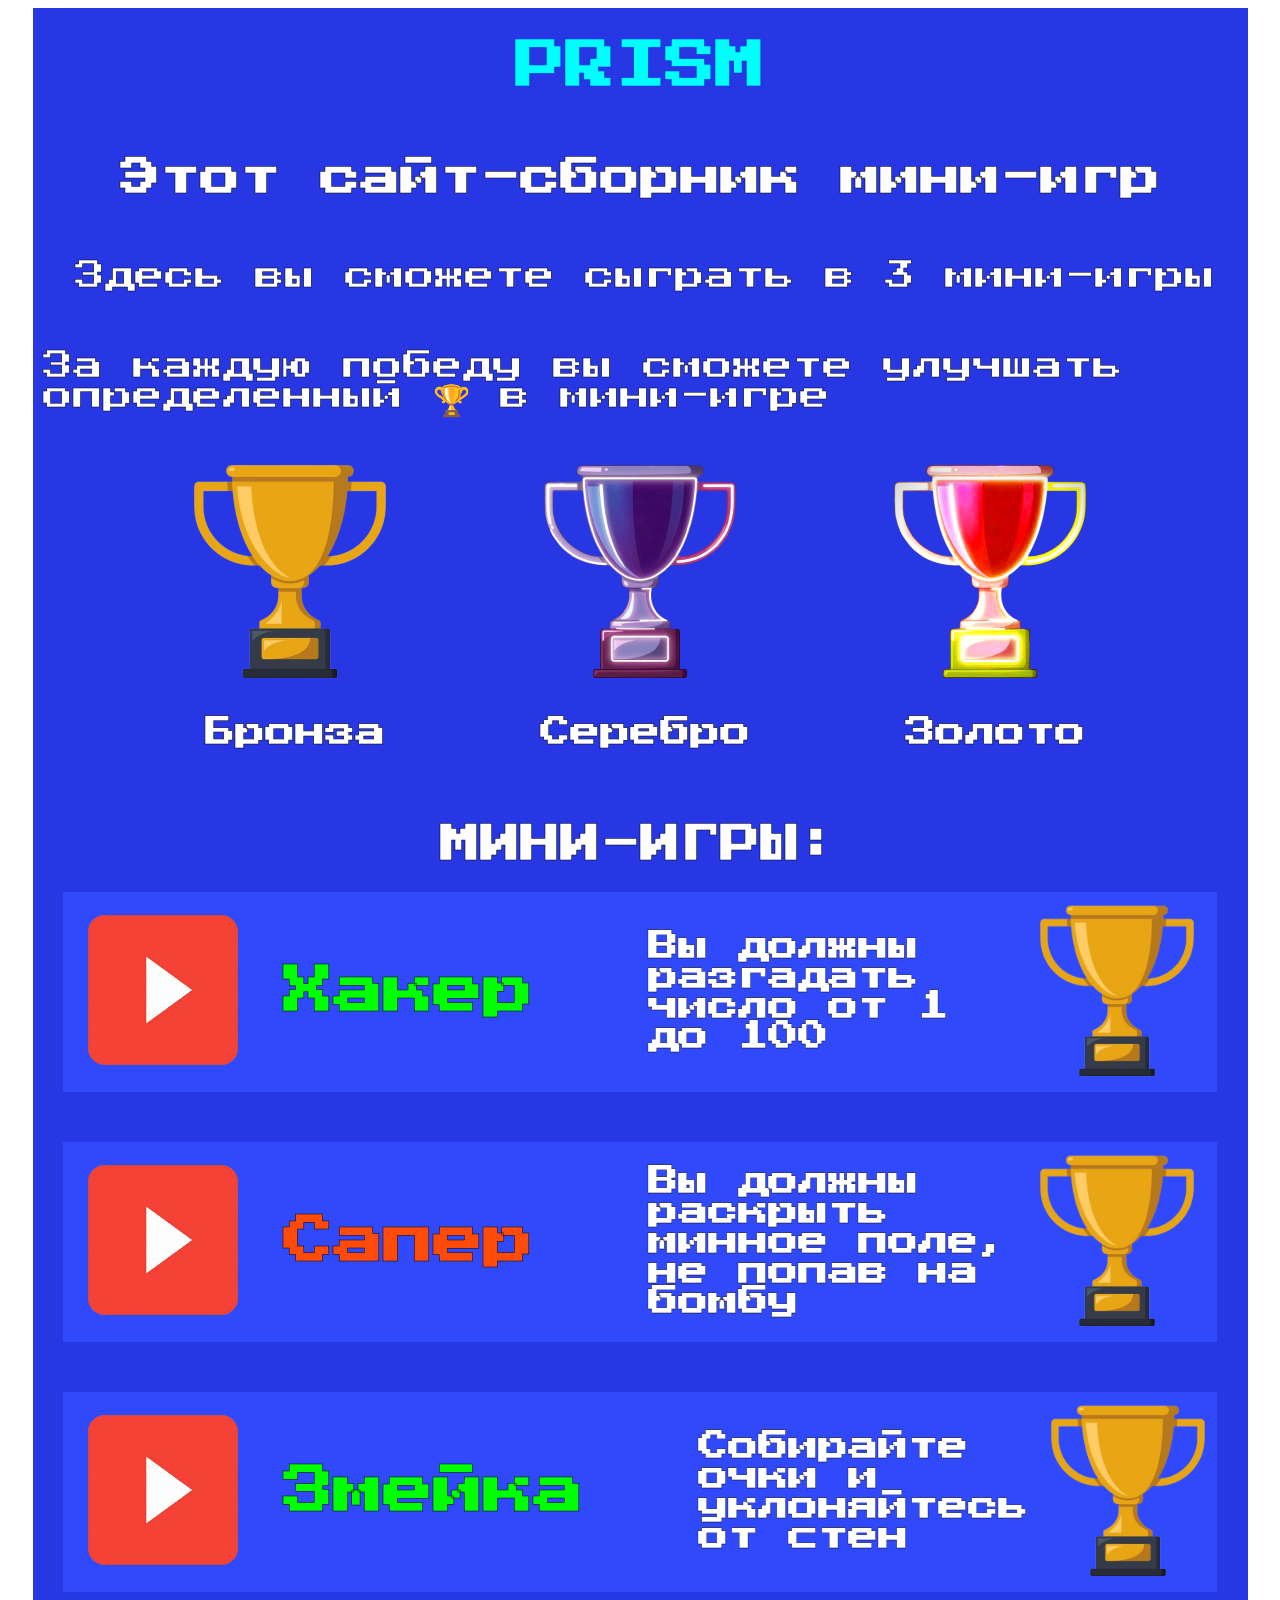
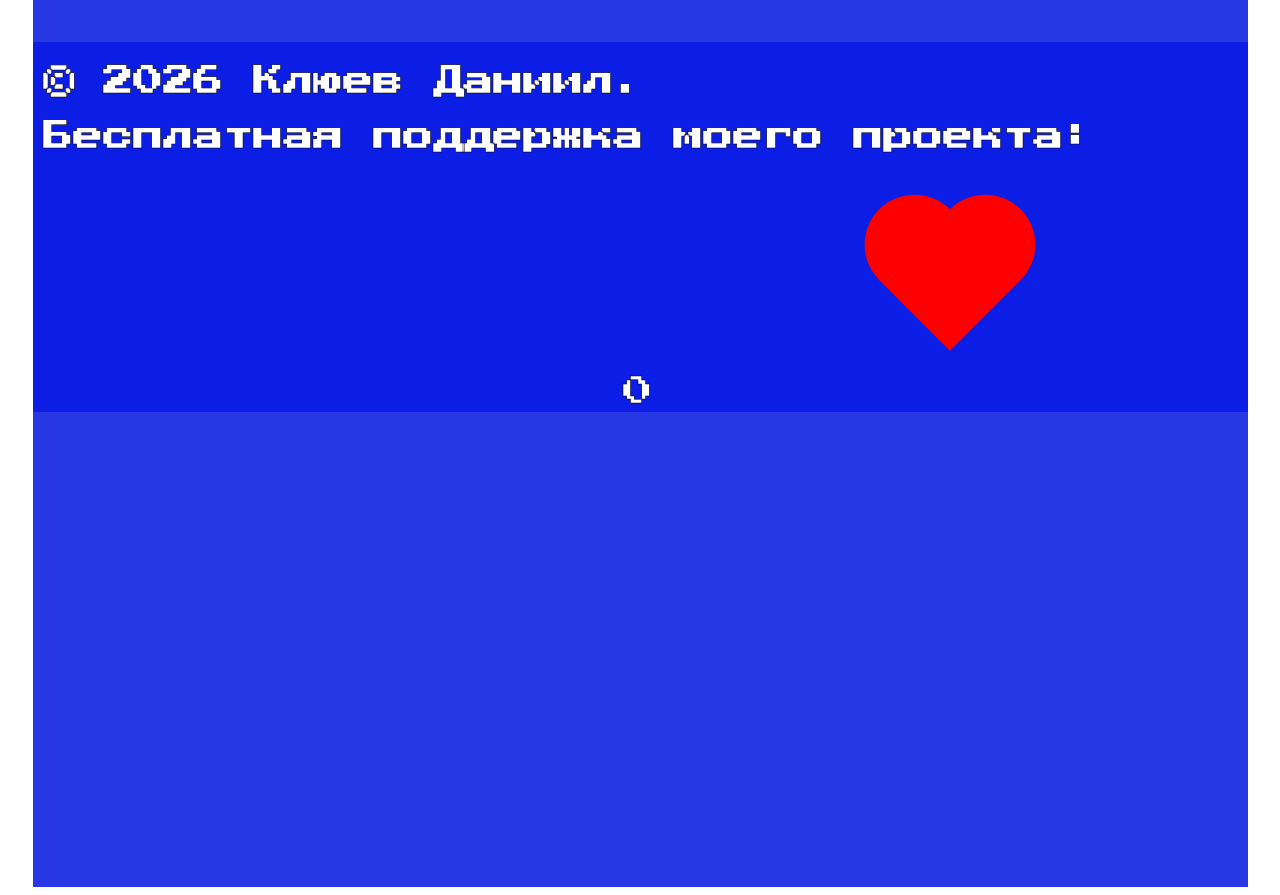
<file: index.html>
<!doctype html>
<html lang="en">
	<head>
		<meta charset="UTF-8" />
		<meta name="viewport" content="width=device-width, initial-scale=1.0" />
		<title>Document</title>
		<link rel="stylesheet" href="style.css" />
		<link rel="preconnect" href="https://fonts.googleapis.com" />
		<link rel="preconnect" href="https://fonts.gstatic.com" crossorigin />
		<link
			href="https://fonts.googleapis.com/css2?family=Press+Start+2P&display=swap"
			rel="stylesheet"
		/>
	</head>
	<body>
		<div id="container">
			<div id="glavn">
				<h1 class="texts">PRISM</h1>
				<h2 class="opis">Этот сайт-сборник мини-игр</h2>
				<div class="opisan">
					<p class="text-opis">Здесь вы сможете сыграть в 3 мини-игры</p>
					<p class="text-opis" ">
						За каждую победу вы сможете улучшать определенный 🏆 в мини-игре
					</p>
				</div>
				<div id="priz">
				<div class="cart">
					<img src="trophy_78370-345-removebg-preview.png" class="img">
					<h1 class="text-opis">Бронза</h1>
				</div>
				<div class="cart">
						<img src="flux-kontext-DGOhT4C1s1jRq6PPq2Vd2-removebg-preview (1)фф.png" class="img">
					<h1 class="text-opis">Серебро</h1>
				</div>
				<div class="cart">
						<img src="flux-kontext-DGOhT4C1s1jRq6PPq2Vd2-removebg-preview (1).png" class="img">
					<h1 class="text-opis">Золото</h1>
				</div>
			</div>
			<h1 class="opis">МИНИ-ИГРЫ:</h1>
			<div class="mini-games">
				<div class="cartgames">
					<a href="hacker.html">
					<img src="png-transparent-computer-icons-responsive-web-design-theme-html-start-button-miscellaneous-template-angle-thumbnail-removebg-preview.png" class="imggame"></a>
					<h1 class="nazvgames">Хакер</h1>
					<h2 class="text-games">Вы должны разгадать число от 1 до 100</h2>
					<img src="trophy_78370-345-removebg-preview.png" id="guess-trophy" class="imggame">
				</div>
			</div>
			<div class="mini-games">
				<div class="cartgames">
					<a href="saper.html">
					<img src="png-transparent-computer-icons-responsive-web-design-theme-html-start-button-miscellaneous-template-angle-thumbnail-removebg-preview.png" class="imggame"></a>
					<h1 class="nazvgames" id="saper">Сапер</h1>
					<h2 class="text-games">Вы должны раскрыть минное поле, не попав на бомбу</h2>
					<img src="trophy_78370-345-removebg-preview.png" id="saper-trophy" class="imggame">
				</div>
			</div>
			<div class="mini-games">
				<div class="cartgames">
					<a href="snake.html">
					<img src="png-transparent-computer-icons-responsive-web-design-theme-html-start-button-miscellaneous-template-angle-thumbnail-removebg-preview.png" class="imggame"></a>
					<h1 class="nazvgames">Змейка</h1>
					<h2 class="text-games">Собирайте очки и уклоняйтесь от cтен </h2>
					<img src="trophy_78370-345-removebg-preview.png" id="snake-trophy" class="imggame">
				</div>
			</div>
			<footer>
				<h2 class="text-opis">© 2026 Клюев Даниил.</h2>
				<h2 class="text-opis">Бесплатная поддержка моего проекта:</h2>
				<div class="wrapper"></div>
			<button class="heart"></button>
			<span id="count-heart" class="text-opis">0</span>
			</footer>
			</div>
		</div>

		<script src="script.js"></script>
	</body>
</html>
</file>
<file: style.css>
#container {
	display: flex;
	justify-content: center;
}
#glavn {
	width: 1215px;
	height: 2479px;
	background-color: #0013dfd8;
	display: flex;
	flex-direction: column;
	align-items: center;
}
.texts {
	font-family: "Press Start 2P", system-ui;
	font-size: 50px;
	-webkit-text-stroke: 0.5px #0f23ff;
	color: #00ffff;
}
.opis {
	font-family: "Press Start 2P", system-ui;
	font-size: 40px;
	-webkit-text-stroke: 0.5px black;
	color: #ffffff;
}
.opisan {
	display: flex;
	flex-direction: column;
	align-items: center;
}
.text-opis {
	font-family: "Press Start 2P", system-ui;
	font-size: 30px;
	-webkit-text-stroke: 0.5px black;
	color: #ffffff;
	padding-left: 10px;
}
.cart {
	display: flex;
	align-items: center;
	width: 350px;
	height: 250px;
	flex-direction: column;
}
.img {
	width: 250px;
	height: 250px;
}
#priz {
	display: flex;
	height: 350px;
}
.mini-games {
	display: flex;
	flex-direction: column;
	align-items: center;
	width: 100%;
	height: 250px;
}
.cartgames {
	width: 95%;
	height: 200px;
	background-color: #324dffd8;
	display: flex;
	align-items: center;
}
.nazvgames {
	font-family: "Press Start 2P", system-ui;
	font-size: 50px;
	-webkit-text-stroke: 0.5px black;
	color: #00ff00;
	padding-left: 20px;
}
.text-games {
	font-family: "Press Start 2P", system-ui;
	font-size: 30px;
	-webkit-text-stroke: 0.3px black;
	color: #ffffff;
	width: 400px;
	margin-left: 10%;
}
.imggame {
	width: 200px;
	height: 200px;
	transition: 0.8s;
}
.imggame:hover {
	transform: scale(1.2);
}
#saper {
	color: #ff4b0a;
}
.active-voted {
	color: red;
}
footer {
	background-color: #0013e7b0;
	height: 370px;
	width: 100%;
}
.wrapper {
	height: 200px;
	width: 200px;
	position: relative;
}
.heart {
	position: absolute;
	height: 100px;
	width: 100px;
	background-color: red;
	top: 1830px;
	left: 900px;
	border: none;
	transform: rotate(45deg);
}
.heart:focus {
	outline: none;
}
.heart::before,
.heart::after {
	content: "";
	position: absolute;
	height: 100%;
	width: 100%;
	background-color: red;
	border-radius: 50%;
}

.heart::before {
	top: -50px;
	left: 0;
}

.heart::after {
	top: 0;
	left: -50px;
}


#count-heart {
	margin-left: 580px;
}
</file>
